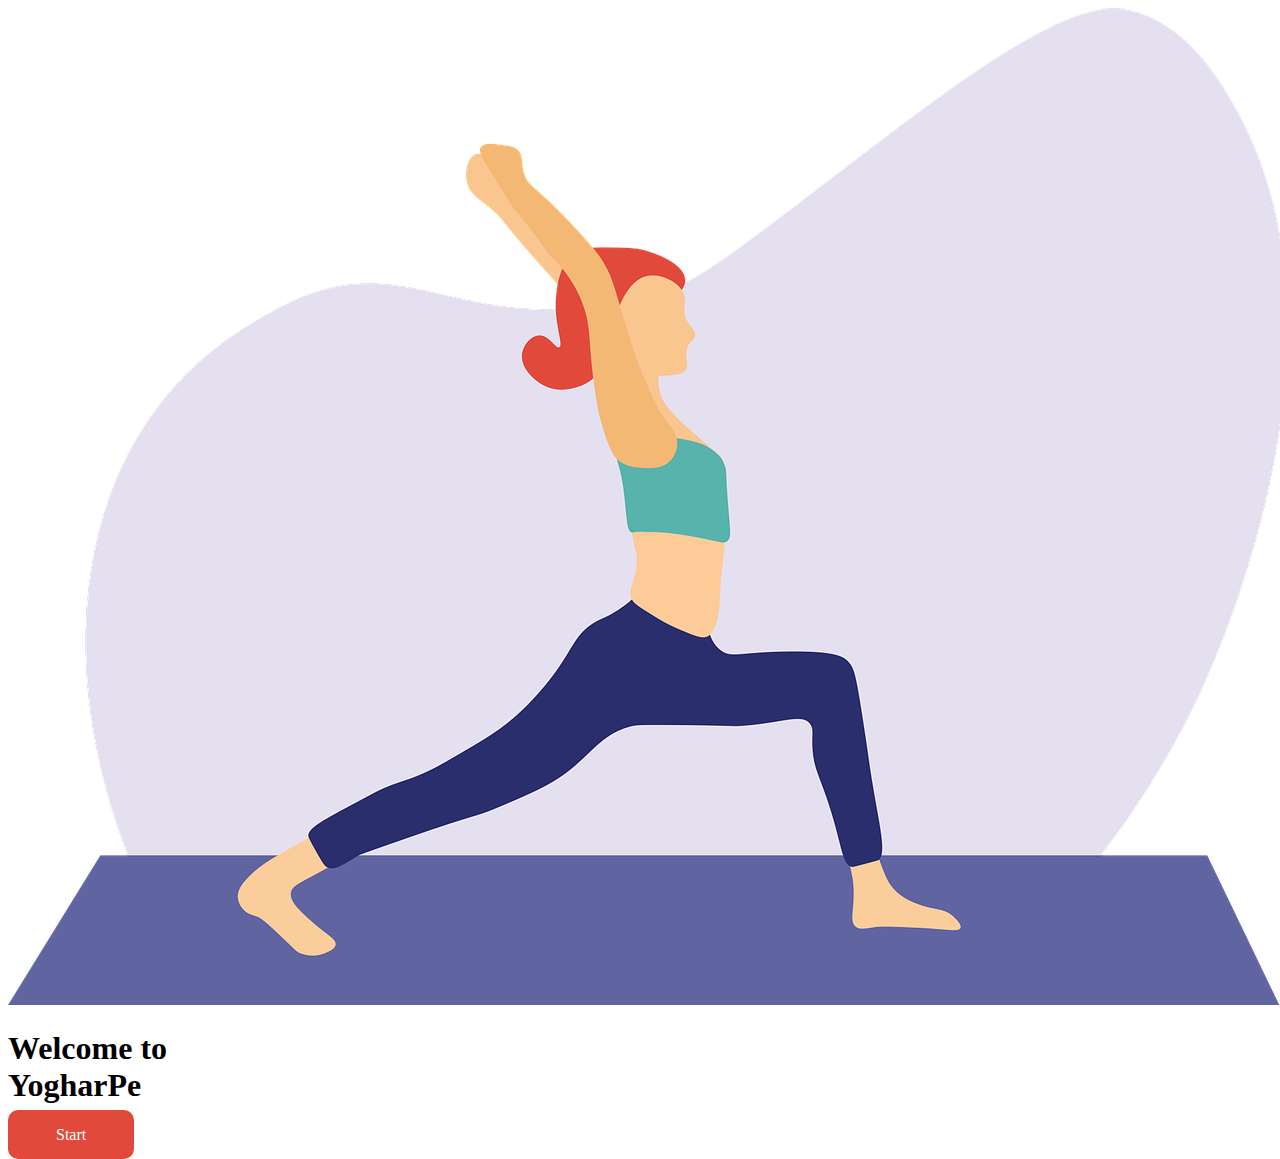
<file: templates/index.html>
<!DOCTYPE html>
<html lang="en">
  <head>
    <!-- Required meta tags -->
    <meta charset="utf-8" />
    <meta name="viewport" content="width=device-width, initial-scale=1" />

    <link rel="stylesheet" type="text/css" href="/static/css/index.css" />
    <!-- Bootstrap CSS -->
    <link
      href="https://cdn.jsdelivr.net/npm/bootstrap@5.1.3/dist/css/bootstrap.min.css"
      rel="stylesheet"
      integrity="sha384-1BmE4kWBq78iYhFldvKuhfTAU6auU8tT94WrHftjDbrCEXSU1oBoqyl2QvZ6jIW3"
      crossorigin="anonymous"
    />

    <title>YogharPe</title>
  </head>
  <body>
    <div class="container-fluid">
      <div class="row">
        <div class="col">
          <img
            src="/static/images/v1_41.png"
            class="img-fluid my-5"
            alt="..."
          />
        </div>
        <div class="col text-center my-auto">
          <h1 class="display-1 mb-5">
            Welcome to <br />
            YogharPe
          </h1>
          <a href="/start" class="my-5 mx-auto h1 btn-prim"> Start </a>
        </div>
      </div>
    </div>

    <!-- Optional JavaScript; choose one of the two! -->

    <!-- Option 1: Bootstrap Bundle with Popper -->
    <script
      src="https://cdn.jsdelivr.net/npm/bootstrap@5.1.3/dist/js/bootstrap.bundle.min.js"
      integrity="sha384-ka7Sk0Gln4gmtz2MlQnikT1wXgYsOg+OMhuP+IlRH9sENBO0LRn5q+8nbTov4+1p"
      crossorigin="anonymous"
    ></script>

    <!-- Option 2: Separate Popper and Bootstrap JS -->
    <!--
    <script src="https://cdn.jsdelivr.net/npm/@popperjs/core@2.10.2/dist/umd/popper.min.js" integrity="sha384-7+zCNj/IqJ95wo16oMtfsKbZ9ccEh31eOz1HGyDuCQ6wgnyJNSYdrPa03rtR1zdB" crossorigin="anonymous"></script>
    <script src="https://cdn.jsdelivr.net/npm/bootstrap@5.1.3/dist/js/bootstrap.min.js" integrity="sha384-QJHtvGhmr9XOIpI6YVutG+2QOK9T+ZnN4kzFN1RtK3zEFEIsxhlmWl5/YESvpZ13" crossorigin="anonymous"></script>
    -->
  </body>
</html>
</file>
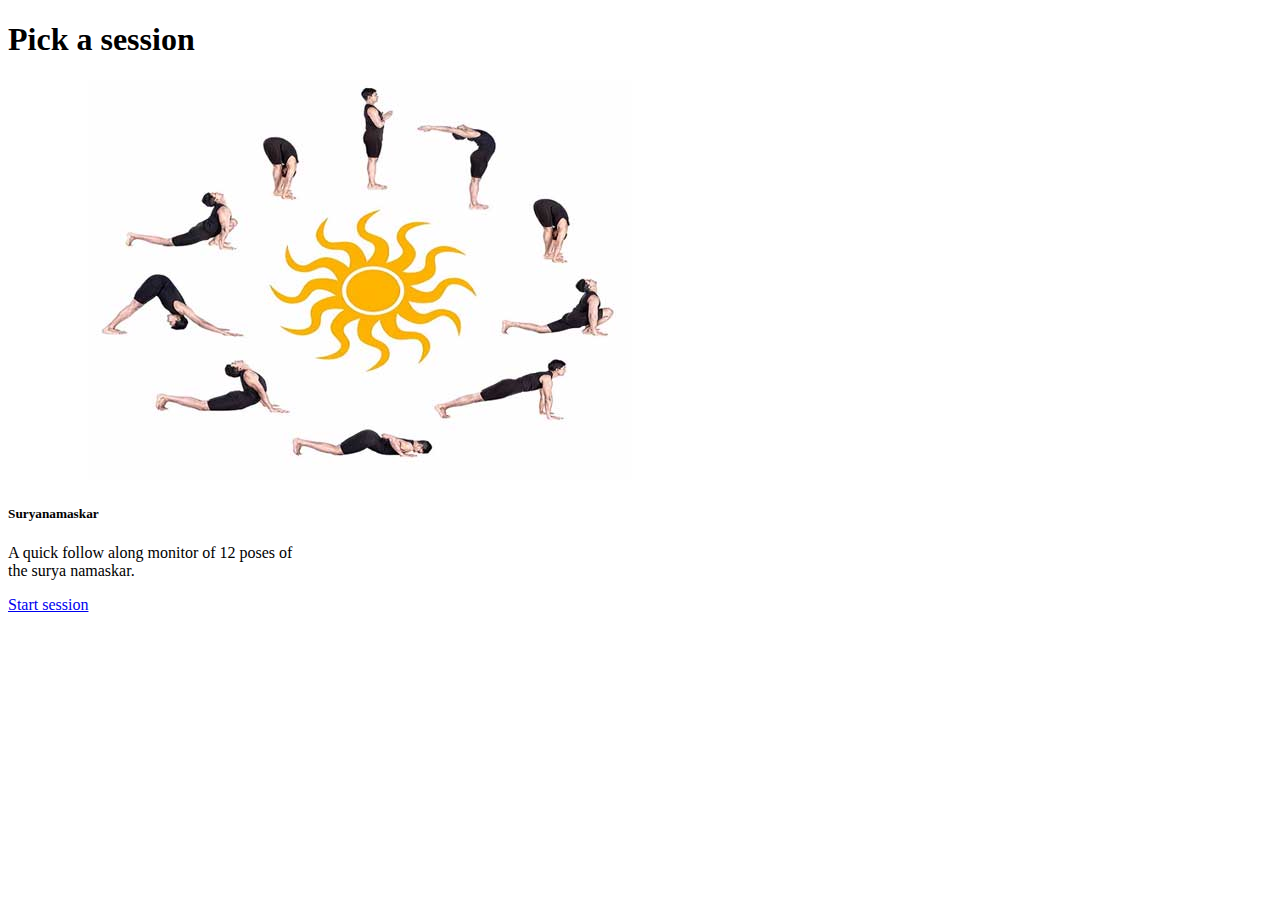
<file: templates/start.html>
<!DOCTYPE html>
<html lang="en">
  <head>
    <!-- Required meta tags -->
    <meta charset="utf-8" />
    <meta name="viewport" content="width=device-width, initial-scale=1" />

    <!-- Bootstrap CSS -->
    <link
      href="https://cdn.jsdelivr.net/npm/bootstrap@5.1.3/dist/css/bootstrap.min.css"
      rel="stylesheet"
      integrity="sha384-1BmE4kWBq78iYhFldvKuhfTAU6auU8tT94WrHftjDbrCEXSU1oBoqyl2QvZ6jIW3"
      crossorigin="anonymous"
    />

    <title>Pick a session</title>
  </head>
  <body>
    <div class="container mx-auto text-center">
      <h1 class="display-1 mb-5">Pick a session</h1>
      <div class="container-fluid">
        <div class="card mx-auto" style="width: 18rem">
          <img src="/static/images/hi.jpg" class="card-img-top" alt="..." />
          <div class="card-body">
            <h5 class="card-title">Suryanamaskar</h5>
            <p class="card-text">
              A quick follow along monitor of 12 poses of the surya namaskar.
            </p>
            <a href="/suryanamaskar" class="btn btn-primary">Start session</a>
          </div>
        </div>
      </div>
    </div>

    <!-- Optional JavaScript; choose one of the two! -->

    <!-- Option 1: Bootstrap Bundle with Popper -->
    <script
      src="https://cdn.jsdelivr.net/npm/bootstrap@5.1.3/dist/js/bootstrap.bundle.min.js"
      integrity="sha384-ka7Sk0Gln4gmtz2MlQnikT1wXgYsOg+OMhuP+IlRH9sENBO0LRn5q+8nbTov4+1p"
      crossorigin="anonymous"
    ></script>

    <!-- Option 2: Separate Popper and Bootstrap JS -->
    <!--
    <script src="https://cdn.jsdelivr.net/npm/@popperjs/core@2.10.2/dist/umd/popper.min.js" integrity="sha384-7+zCNj/IqJ95wo16oMtfsKbZ9ccEh31eOz1HGyDuCQ6wgnyJNSYdrPa03rtR1zdB" crossorigin="anonymous"></script>
    <script src="https://cdn.jsdelivr.net/npm/bootstrap@5.1.3/dist/js/bootstrap.min.js" integrity="sha384-QJHtvGhmr9XOIpI6YVutG+2QOK9T+ZnN4kzFN1RtK3zEFEIsxhlmWl5/YESvpZ13" crossorigin="anonymous"></script>
    -->
  </body>
</html>
</file>
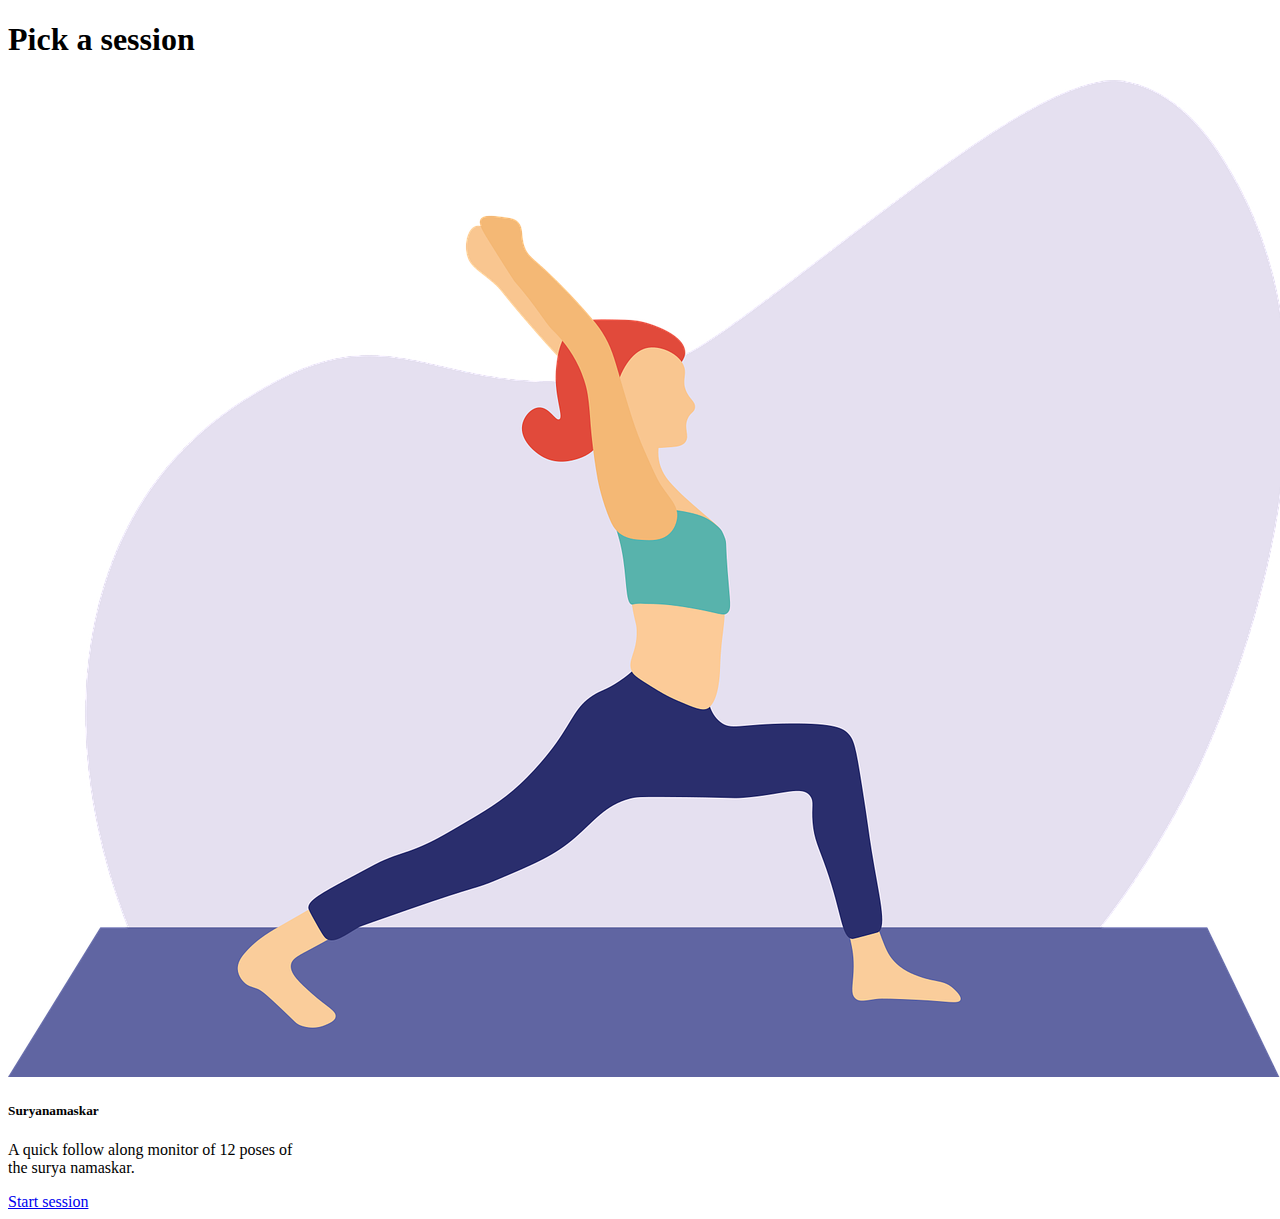
<file: yogasana/templates/start.html>
<!DOCTYPE html>
<html lang="en">
  <head>
    <!-- Required meta tags -->
    <meta charset="utf-8" />
    <meta name="viewport" content="width=device-width, initial-scale=1" />

    <!-- Bootstrap CSS -->
    <link
      href="https://cdn.jsdelivr.net/npm/bootstrap@5.1.3/dist/css/bootstrap.min.css"
      rel="stylesheet"
      integrity="sha384-1BmE4kWBq78iYhFldvKuhfTAU6auU8tT94WrHftjDbrCEXSU1oBoqyl2QvZ6jIW3"
      crossorigin="anonymous"
    />

    <title>Pick a session</title>
  </head>
  <body>
    <div class="container mx-auto text-center">
      <h1 class="display-1 mb-5">Pick a session</h1>
      <div class="container-fluid">
        <div class="card mx-auto" style="width: 18rem">
          <img src="/static/images/v1_41.png" class="card-img-top" alt="..." />
          <div class="card-body">
            <h5 class="card-title">Suryanamaskar</h5>
            <p class="card-text">
              A quick follow along monitor of 12 poses of the surya namaskar.
            </p>
            <a href="/suryanamaskar" class="btn btn-primary">Start session</a>
          </div>
        </div>
      </div>
    </div>

    <!-- Optional JavaScript; choose one of the two! -->

    <!-- Option 1: Bootstrap Bundle with Popper -->
    <script
      src="https://cdn.jsdelivr.net/npm/bootstrap@5.1.3/dist/js/bootstrap.bundle.min.js"
      integrity="sha384-ka7Sk0Gln4gmtz2MlQnikT1wXgYsOg+OMhuP+IlRH9sENBO0LRn5q+8nbTov4+1p"
      crossorigin="anonymous"
    ></script>

    <!-- Option 2: Separate Popper and Bootstrap JS -->
    <!--
    <script src="https://cdn.jsdelivr.net/npm/@popperjs/core@2.10.2/dist/umd/popper.min.js" integrity="sha384-7+zCNj/IqJ95wo16oMtfsKbZ9ccEh31eOz1HGyDuCQ6wgnyJNSYdrPa03rtR1zdB" crossorigin="anonymous"></script>
    <script src="https://cdn.jsdelivr.net/npm/bootstrap@5.1.3/dist/js/bootstrap.min.js" integrity="sha384-QJHtvGhmr9XOIpI6YVutG+2QOK9T+ZnN4kzFN1RtK3zEFEIsxhlmWl5/YESvpZ13" crossorigin="anonymous"></script>
    -->
  </body>
</html>
</file>
<file: static/css/index.css>
.btn-prim {
  width: 700px;
  height: 600px;
  background: rgba(225, 74, 59, 1);
  opacity: 1;
  border-top-left-radius: 10px;
  border-top-right-radius: 10px;
  border-bottom-left-radius: 10px;
  border-bottom-right-radius: 10px;
  color: rgba(255, 255, 255, 1);
  padding-top: 1rem;
  padding-bottom: 1rem;
  padding-left: 3rem;
  padding-right: 3rem;
  text-decoration: none;
  /* overflow: hidden;
  font-family: Shanti;
  font-weight: Regular;
  font-size: 50px;
  opacity: 1; */
}
</file>
